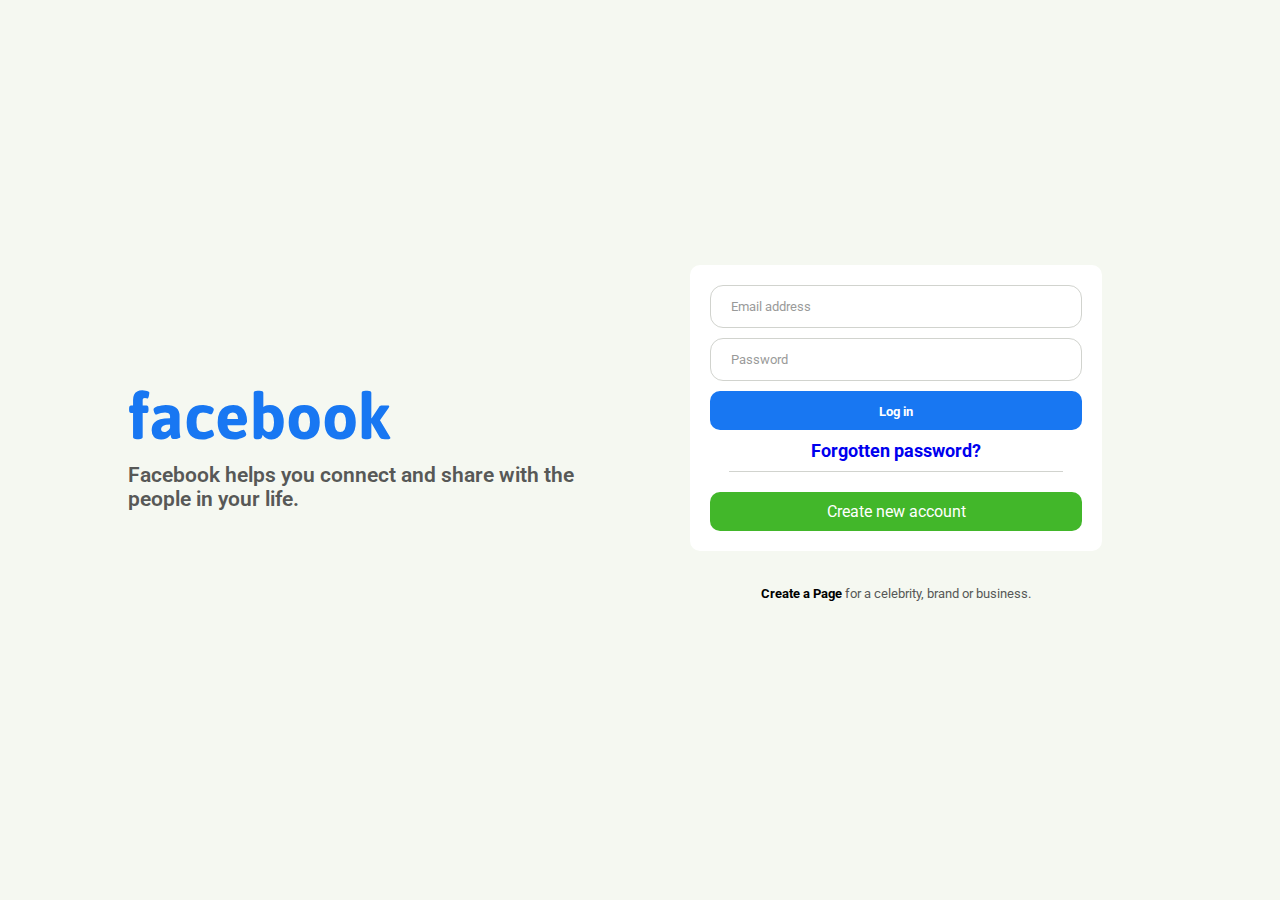
<file: index.html>
<!DOCTYPE html>
<html>
  <head>
    <meta charset="UTF-8" />
    <meta name="viewport" content="width=device-width, initial-scale=1.0" />
    <link rel="stylesheet" href="css/style.css" />
    <link
      rel="stylesheet"
      href="https://cdn.jsdelivr.net/npm/bootstrap-icons@1.10.5/font/bootstrap-icons.css"
    />
    <link
      href="https://fonts.googleapis.com/css2?family=Roboto:wght@300&display=swap"
      rel="stylesheet"
    />
    <link
      href="https://fonts.googleapis.com/css2?family=Prompt:wght@900&family=Roboto:ital,wght@0,300;1,900&display=swap"
      rel="stylesheet"
    />
    <link
      href="https://fonts.googleapis.com/css2?family=Asap:wght@900&family=Prompt:wght@900&family=Roboto:ital,wght@0,300;1,900&display=swap"
      rel="stylesheet"
    />
    <title>Facebook</title>
    <link rel="icon" href="images/fb-icon.png" />
  </head>
  <body>
    <section id="login-page">
      <div class="container">
        <div class="login-row">
          <div class="login-col-left">
            <div class="login-card-left">
              <h1>facebook</h1>
              <h2>
                Facebook helps you connect and share with the people in your
                life.
              </h2>
            </div>
          </div>

          <div class="login-col-right">
            <div class="login-card-right">
              <div class="login-input">
                <input
                  type="email"
                  placeholder="Email address"
                  id="logname"
                  required
                />
              </div>
              <div class="login-input">
                <input
                  type="password"
                  placeholder="Password"
                  id="logpass"
                  required
                />
              </div>
              <div class="login-button" id="logbtn" style="cursor: pointer">
                <a href="#" class="log-button">Log in</a>
              </div>
              <div class="name-message">
                <p>Incorrect name or password!</p>
              </div>
              <div class="login-pass">
                <a href="#">Forgotten password?</a>
              </div>

              <a href="signup.html" class="log-new">
                <div class="login-new">Create new account</div></a
              >
            </div>
            <div class="login-bottom">
              <h5>
                Create a Page <span>for a celebrity, brand or business.</span>
              </h5>
            </div>
          </div>
        </div>
      </div>
    </section>
    <script>
      var logBtn = document.getElementById("logbtn");
      console.log(logBtn);
      logBtn.addEventListener("click", function (e) {
        e.preventDefault();
        console.log("Martin");
        var loginName = document.getElementById("logname");
        var valueLoginName = loginName.value;

        var loginPass = document.getElementById("logpass");
        var valueLoginpass = loginPass.value;

        var nameCheck = localStorage.getItem("Name");
        var passCheck = localStorage.getItem("Password");

        if (valueLoginName === nameCheck && valueLoginpass === passCheck) {
          location.href = "home.html";
        } else {
          logBtn.nextElementSibling.classList.add("view");
        }
      });
    </script>
  </body>
</html>
</file>
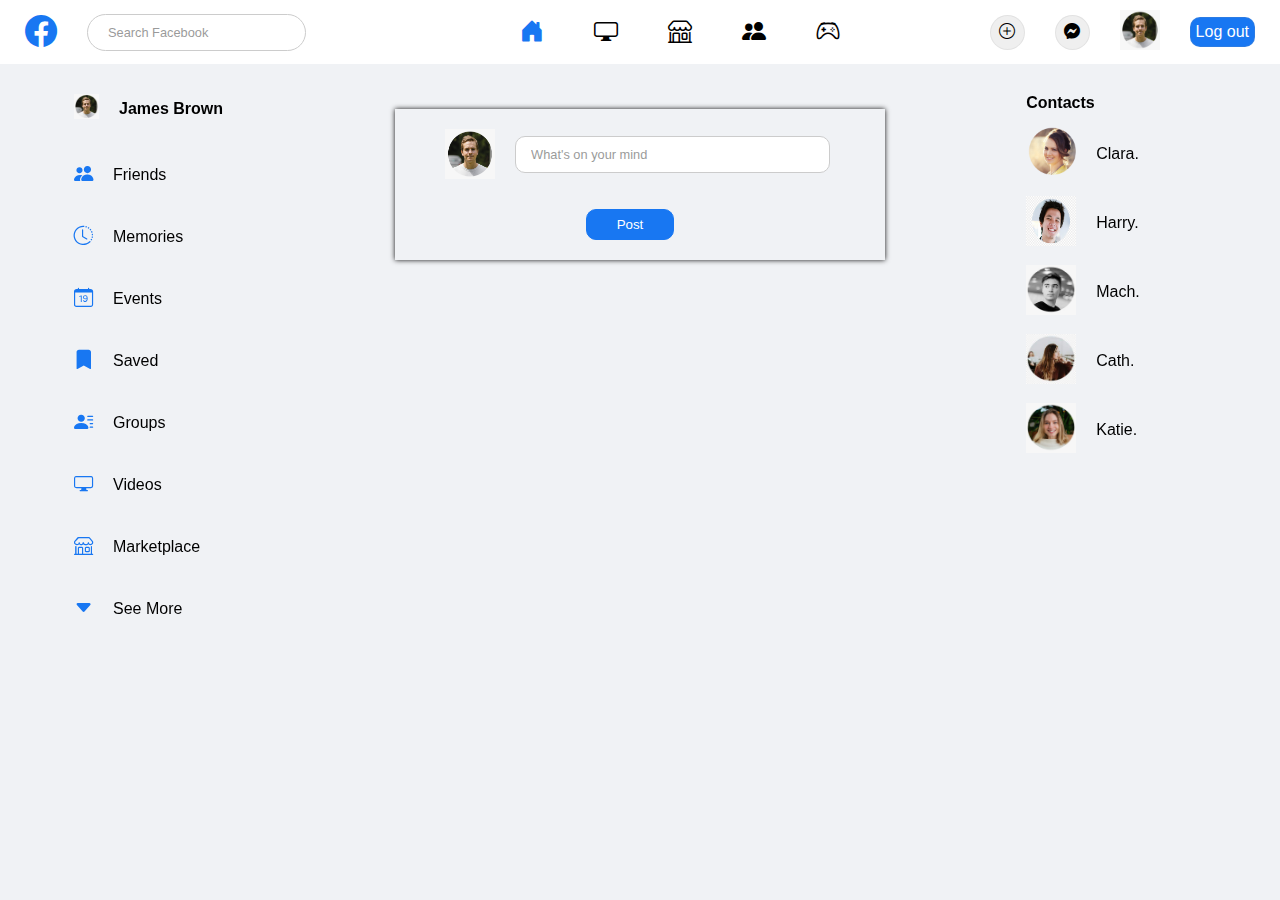
<file: home.html>
<!DOCTYPE html>
<html lang="en">
  <head>
    <meta charset="UTF-8" />
    <meta name="viewport" content="width=device-width, initial-scale=1.0" />
    <title>Home</title>
    <link rel="stylesheet" href="css/style.css" />
    <link
      rel="stylesheet"
      href="https://cdn.jsdelivr.net/npm/bootstrap-icons@1.10.5/font/bootstrap-icons.css"
    />
    <link
      href="https://fonts.googleapis.com/css2?family=Red+Hat+Display&display=swap"
      rel="stylesheet"
    />
    <link rel="icon" href="images/fb-icon.png" />
  </head>
  <body style="background-color: #f0f2f5">
    <nav>
      <div class="home-left">
        <div class="logo">
          <i class="bi bi-facebook"></i>
        </div>
        <div class="nav-input">
          <input type="text" placeholder="Search Facebook" />
        </div>
        <div class="nav-input-icon home-right-icon">
          <i class="bi bi-search"></i>
        </div>
      </div>

      <div class="home-cent high">
        <div class="home-icon menu-icon">
          <i class="bi bi-list"></i>
        </div>
        <div class="home-icon ivv lap-icon">
          <i class="bi bi-house-door-fill"></i>
        </div>
        <div class="home-icon lap-icon">
          <i class="bi bi-display"></i>
        </div>
        <div class="home-icon lap-icon">
          <i class="bi bi-shop"></i>
        </div>
        <div class="home-icon lap-icon">
          <i class="bi bi-people-fill"></i>
        </div>
        <div class="home-icon lap-icon">
          <i class="bi bi-controller"></i>
        </div>
      </div>

      <div class="home-right">
        <div class="home-right-icon">
          <i class="bi bi-plus-circle"></i>
        </div>
        <div class="home-right-icon">
          <i class="bi bi-messenger"></i>
        </div>

        <div class="profile">
          <img src="images/profile.png" alt="profile" />
        </div>
        <div class="home-right-icon lo">
          <a href="index.html">Log out</a>
        </div>
      </div>
    </nav>

    <section id="fb-post">
      <div class="post-container">
        <div class="post-row">
          <div class="post-left">
            <div class="left-tot">
              <div class="left-icon-post">
                <img
                  src="images/profile.png"
                  alt="profile"
                  class="profile-left"
                />
              </div>
              <div class="left-detail-post"><b>James Brown</b></div>
            </div>
            <div class="left-tot">
              <div class="left-icon-post">
                <i class="bi bi-people-fill"></i>
              </div>
              <div class="left-detail-post">Friends</div>
            </div>
            <div class="left-tot">
              <div class="left-icon-post">
                <i class="bi bi-clock-history"></i>
              </div>
              <div class="left-detail-post">Memories</div>
            </div>
            <div class="left-tot">
              <div class="left-icon-post">
                <i class="bi bi-calendar-date"></i>
              </div>
              <div class="left-detail-post">Events</div>
            </div>
            <div class="left-tot">
              <div class="left-icon-post">
                <i class="bi bi-bookmark-fill"></i>
              </div>
              <div class="left-detail-post">Saved</div>
            </div>
            <div class="left-tot">
              <div class="left-icon-post">
                <i class="bi bi-person-lines-fill"></i>
              </div>
              <div class="left-detail-post">Groups</div>
            </div>
            <div class="left-tot">
              <div class="left-icon-post"><i class="bi bi-display"></i></div>
              <div class="left-detail-post">Videos</div>
            </div>
            <div class="left-tot">
              <div class="left-icon-post"><i class="bi bi-shop"></i></div>
              <div class="left-detail-post">Marketplace</div>
            </div>
            <div class="left-tot">
              <div class="left-icon-post">
                <i class="bi bi-caret-down-fill"></i>
              </div>
              <div class="left-detail-post">See More</div>
            </div>
          </div>
          <div class="post-middle">
            <div class="post-box">
              <div class="create-post">
                <div class="post-img">
                  <img src="images/profile.png" alt="profile" />
                </div>
                <div class="post-input">
                  <input
                    type="text"
                    placeholder="What's on your mind"
                    id="postInp"
                  />
                </div>
              </div>

              <div class="post-button">
                <button type="button" id="postBtn">Post</button>
              </div>
              <p
                id="mess"
                class="mess-1"
                style="
                  color: rgb(228, 1, 1);
                  text-align: center;
                  margin-top: 10px;
                "
              >
                Nothing to post
              </p>
            </div>

            <div class="post-det">
              <div class="post-card" id="post"></div>
            </div>
          </div>
          <div class="post-right">
            <div class="contacts">
              <div class="contacts-fb">
                <div class="contacts-icon"><b>Contacts</b></div>
                <div class="contact-name"></div>
              </div>

              <div class="contacts-fb">
                <div class="contacts-icon">
                  <img src="images/contact-1.png" alt="contact" />
                </div>
                <div class="contact-name">Clara.</div>
              </div>

              <div class="contacts-fb">
                <div class="contacts-icon">
                  <img src="images/contact-2.png" alt="contact" />
                </div>
                <div class="contact-name">Harry.</div>
              </div>

              <div class="contacts-fb">
                <div class="contacts-icon">
                  <img src="images/contact-3.jpeg" alt="contact" />
                </div>
                <div class="contact-name">Mach.</div>
              </div>

              <div class="contacts-fb">
                <div class="contacts-icon">
                  <img src="images/contact-4.jpeg" alt="contact" />
                </div>
                <div class="contact-name">Cath.</div>
              </div>

              <div class="contacts-fb">
                <div class="contacts-icon">
                  <img src="images/contact-5.png" alt="contact" />
                </div>
                <div class="contact-name">Katie.</div>
              </div>
            </div>
          </div>
        </div>
      </div>
    </section>
    <script>
      var post = document.getElementById("post");
      var postInp = document.getElementById("postInp");
      var postBtn = document.getElementById("postBtn");
      var err = document.getElementById("mess");

      postBtn.addEventListener("click", function () {
        var postValue = postInp.value;
        if (postValue == "") {
          err.classList.remove("mess-1");
          err.classList.add("view");
        } else {
          err.classList.remove("view");
          err.classList.add("mess-1");
          var dat = new Date();
          var strDate = dat.toLocaleString();
          var element = document.createElement("div");
          post.appendChild(element);
          element.classList.add("post-b");

          var eleme = document.createElement("div");
          element.appendChild(eleme);
          eleme.classList.add("post-profile");
          var profilephoto = document.createElement("img");
          eleme.appendChild(profilephoto);
          profilephoto.setAttribute("src", "images/profile.png");
          profilephoto.classList.add("profile-post");
          var elem = document.createElement("div");
          eleme.appendChild(elem);
          elem.innerHTML = "James Brown.";
          var time = document.createElement("div");
          elem.appendChild(time);
          time.innerHTML = strDate;
          time.classList.add("prof-date");
          elem.classList.add("prof-name");
          var ele = document.createElement("div");
          element.appendChild(ele);
          ele.innerHTML = postValue;
          ele.classList.add("mrgn");
          var done = document.createElement("button");
          element.appendChild(done);
          done.innerHTML = "Save Changes";
          done.classList.add("done");
          done.style.visibility = "hidden";
          var pic = document.createElement("div");
          element.appendChild(pic);
          var photo = document.createElement("img");
          pic.appendChild(photo);
          photo.setAttribute("src", "images/fbpost.jpg");
          photo.classList.add("post-pic");
          postInp.value = "";
          var last = document.createElement("div");
          element.appendChild(last);
          last.classList.add("like-flex");
          var btn1 = document.createElement("button");
          var btn2 = document.createElement("button");
          var btn3 = document.createElement("button");
          last.appendChild(btn1);
          btn1.innerHTML = "Like";
          btn1.setAttribute("id", "likeBtn");
          last.appendChild(btn2);
          btn2.innerHTML = "Edit";
          last.appendChild(btn3);
          btn3.innerHTML = "Delete";
          btn1.classList.add("like-btn");
          btn2.classList.add("edit-btn");
          btn3.classList.add("delete-btn");
          btn1.addEventListener("click", function () {
            btn1.classList.toggle("col-like");
          });
          btn3.addEventListener("click", function () {
            element.remove();
          });
          btn2.addEventListener("click", function () {
            ele.contentEditable = true;
            ele.style.backgroundColor = "#bebebe";
            done.style.visibility = "visible";
          });
          done.addEventListener("click", function () {
            ele.contentEditable = false;
            ele.style.backgroundColor = "#fff";
            done.style.visibility = "hidden";
          });
        }
      });
    </script>
  </body>
</html>
</file>
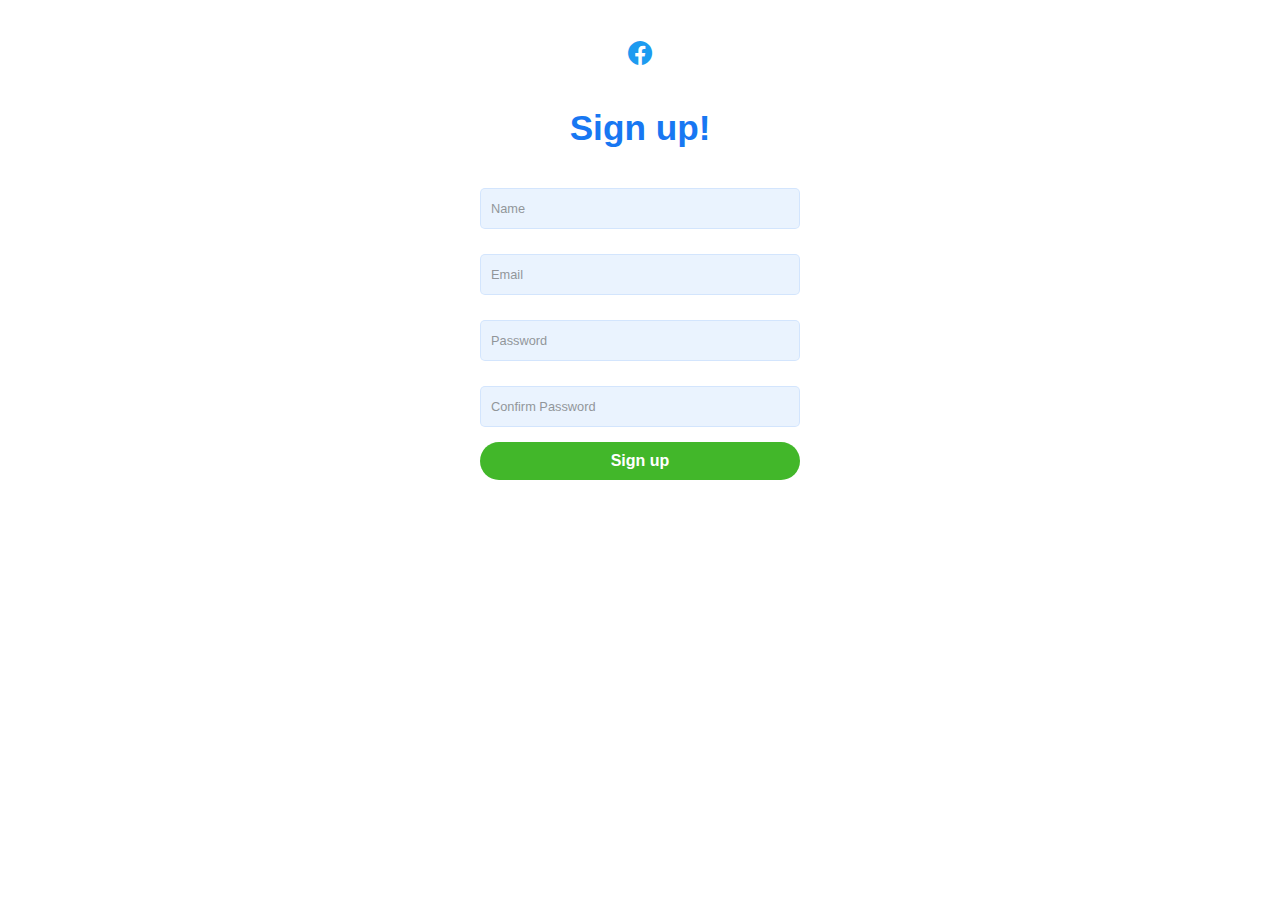
<file: signup.html>
<!DOCTYPE html>
<html>
  <head>
    <meta charset="UTF-8" />
    <meta name="viewport" content="width=device-width, initial-scale=1.0" />
    <link
      rel="stylesheet"
      href="https://cdnjs.cloudflare.com/ajax/libs/font-awesome/4.7.0/css/font-awesome.min.css"
    />
    <link rel="stylesheet" href="css/style.css" />
    <link
      rel="stylesheet"
      href="https://cdn.jsdelivr.net/npm/bootstrap-icons@1.10.5/font/bootstrap-icons.css"
    />
    <link
      href="https://fonts.googleapis.com/css2?family=Red+Hat+Display&display=swap"
      rel="stylesheet"
    />
    <title>Sign up</title>
    <link rel="icon" href="images/fb-icon.png" />
  </head>

  <body>
    <section id="fb-login">
      <div class="sign-container">
        <div class="header">
          <div class="header-icon2">
            <i class="bi bi-facebook"></i>
          </div>
        </div>
        <div class="card">
          <div class="heading">
            <h1>Sign up!</h1>
          </div>

          <div class="input-box">
            <input type="text" placeholder="Name" class="inputs" required />
          </div>
          <div class="name-message">
            <p>Please enter your name!</p>
          </div>

          <div class="input-box">
            <input
              type="email"
              placeholder="Email"
              class="inputs"
              required
              id="myname"
            />
          </div>
          <div class="name-message">
            <p>Please enter your email!</p>
          </div>

          <div class="input-box">
            <input
              type="password"
              placeholder="Password"
              id="pass"
              class="inputs"
              required
            />
          </div>
          <div class="name-message">
            <p>Please enter your password!</p>
          </div>
          <div class="pass-message">
            <p>Empty space not allowed in password!</p>
          </div>
          <div class="pass-message">
            <p>Password minimum length must be 8!</p>
          </div>

          <div class="input-box">
            <input
              type="password"
              placeholder="Confirm Password"
              id="cpass"
              class="inputs"
              required
            />
          </div>
          <div class="name-message">
            <p>Please enter your password!</p>
          </div>
          <div class="pass-message">
            <p>Password does not match!</p>
          </div>

          <a href="#" class="next-but"
            ><div class="next-button" id="btn">Sign up</div></a
          >
          <div class="pass-message">
            <p style="color: rgb(9, 228, 9)">Signup Completed!</p>
          </div>

          <a href="index.html" class="last" id="logs">
            <div class="next-button" id="log">Go to login</div>
          </a>
        </div>
      </div>
    </section>

    <script src="js/main.js"></script>
  </body>
</html>
</file>
<file: css/style.css>
* {
  padding: 0;
  margin: 0;
  box-sizing: border-box;
  font-family: "Roboto", sans-serif;
}
@media (min-width: 320px) {
  .container {
    width: 95%;
    margin: auto;
  }
  .login-col-left {
    width: 30%;
  }
  .home-cent,
  .home-right,
  .home-left {
    gap: 20px;
  }
  .lo a {
    font-size: 10px;
  }
  .lo {
    padding: 3px;
  }
  .home-right-icon {
    width: 30px;
    height: 30px;
  }
  .menu-icon {
    display: block;
  }
  .nav-input-icon {
    visibility: visible;
  }
  .login-col-right {
    width: 70%;
    padding: 15px;
  }
  .login-card-left h1 {
    font-size: 1.5rem;
  }
  .login-card-left h2 {
    font-size: 0.8rem;
  }
  .login-row {
    height: 60vh;
  }
  .login-card-right {
    padding: 13px;
  }
  .login-button a,
  .login-new a,
  ::placeholder {
    font-size: 0.8rem;
  }
  .card {
    width: 85%;
    margin: auto;
  }

  .sign-container {
    width: 90%;
    margin: auto;
  }

  .heading {
    font-size: 0.9rem;
  }
  .lap-icon,
  .nav-input {
    display: none;
  }
  nav {
    padding: 10px 15px;
  }
  .post-left {
    display: none;
  }
  .post-middle {
    width: 100%;
  }
  .post-right {
    display: none;
  }
  .post-box,
  .post-det {
    width: 90%;
  }
}
@media (min-width: 620px) {
  .container {
    width: 90%;
    margin: auto;
  }
  .login-col-left {
    width: 50%;
  }
  .lo a {
    font-size: 13px;
  }
  .lo {
    padding: 4px;
  }
  nav {
    padding: 10px 20px;
  }
  .login-col-right {
    width: 50%;
    padding: 25px;
  }
  .home-cent,
  .home-right,
  .home-left {
    gap: 25px;
  }
  .login-card-left h2 {
    font-size: 1rem;
  }
  .login-card-left h1 {
    font-size: 2rem;
  }
  .login-row {
    height: 70vh;
  }
  .login-card-right {
    padding: 15px;
  }
  .login-button a,
  .login-new a,
  ::placeholder {
    font-size: 0.9rem;
  }

  .card {
    width: 50%;
    margin: auto;
  }

  .sign-container {
    background-color: #ffff;
    width: 70%;
    margin: auto;
    border-radius: 10px;
    height: 700px;
    margin-top: 20%;
  }

  .heading {
    font-size: 1rem;
  }
  .post-box,
  .post-det {
    width: 80%;
  }
}
@media (min-width: 960px) {
  .container {
    width: 80%;
    margin: auto;
  }
  .home-right-icon {
    width: 35px;
    height: 35px;
  }
  .post-box,
  .post-det {
    width: 70%;
  }
  .lo a {
    font-size: 16px;
  }
  .lo {
    padding: 5px;
  }
  .login-card-left h2 {
    font-size: 1.3rem;
  }
  .home-cent,
  .home-right,
  .home-left {
    gap: 30px;
  }
  .post-left {
    width: 20%;
    display: block;
  }
  .post-middle {
    width: 60%;
    padding: 15px;
    margin: auto;
  }
  .post-right {
    width: 20%;
    display: block;
    padding: 15px;
  }
  nav {
    padding: 10px 25px;
  }
  .menu-icon {
    display: none;
  }
  .nav-input-icon {
    visibility: hidden;
  }
  .lap-icon,
  .nav-input {
    display: block;
  }
  .login-card-left h1 {
    font-size: 4rem;
  }
  .login-col-left {
    width: 50%;
  }
  .login-col-right {
    width: 50%;
    padding: 50px;
  }
  .login-row {
    height: 100vh;
  }
  .login-card-right {
    padding: 20px;
  }
  .login-button a,
  .login-new a,
  ::placeholder {
    font-size: 0.8rem;
  }
  .card {
    width: 50%;
    margin: auto;
  }

  .sign-container {
    background-color: #ffff;
    width: 50%;
    margin: auto;
    border-radius: 10px;
    height: 700px;
    margin-top: 30px;
  }

  .heading {
    font-size: 1.1rem;
  }
}
#login-page {
  background-color: #f5f8f1;
}

a {
  text-decoration: none;
}
.login-card-left h1 {
  color: #1877f2;

  font-weight: bolder;
  font-family: "Asap", sans-serif;
}
.login-card-left h2 {
  padding: 10px 0;
  font-weight: 600;
  color: #575857;
}
.login-row {
  display: flex;

  justify-content: center;
  align-items: center;
}

.login-button {
  background-color: #1877f2;
  text-align: center;
  padding: 10px;
  border-radius: 10px;
}
.log-button {
  color: #ffff;
  font-weight: 700;
}
.login-pass {
  font-size: 2vmin;
  text-align: center;
  padding: 10px 0;
}
.login-pass a {
  font-weight: 700;
}
.login-new {
  background-color: #42b72a;

  margin: auto;
  padding: 10px;
  text-align: center;
  margin-top: 10px;
  border-radius: 10px;
}

.log-new {
  color: #ffff;
}
.login-input {
  padding-bottom: 10px;
}
.login-input input {
  width: 100%;
  padding: 13px 20px;
  border-radius: 13px;
  border: 1px solid #d1d3ce;
}

.login-card-right {
  background-color: #ffff;
  border-radius: 10px;
}

.login-pass::after {
  content: "";
  width: 90%;
  margin: auto;
  height: 1px;
  background-color: #d1d3ce;
  display: block;
  margin-top: 10px;
}

.login-bottom {
  text-align: center;
  padding-top: 15px;
}
.login-bottom span {
  font-weight: 400;
  color: #575857;
}
::placeholder {
  color: #575857;
}
/*signup*/
.header {
  display: flex;
  width: 90%;
  margin: auto;
  padding-top: 10px;
}

.header-icon2 {
  margin: auto;
  font-size: 1.5rem;
  color: rgb(29, 155, 240);
  padding-bottom: 20px;
}

a {
  text-decoration: none;
}

.heading {
  padding: 20px 0 15px 0;
  color: #1877f2;
  text-align: center;
}

.signin-google {
  display: flex;
  gap: 10px;
  padding: 10px 25px;
  border: 1px solid #bebebe;
  text-align: center;
  color: #484848;
  border-radius: 20px;
  justify-content: center;
}

.signin-apple {
  display: flex;
  gap: 10px;
  padding: 10px 25px;
  border: 1px solid #bebebe;
  text-align: center;
  color: #484848;
  border-radius: 20px;
  justify-content: center;
  margin-top: 20px;
  font-weight: 800;
}

.login-or {
  text-align: center;
  position: relative;
  padding: 15px 0;
}

.login-or p::after {
  content: "";
  display: block;
  width: 45%;
  height: 1px;
  color: #bebebe;
  background-color: #bebebe;
  position: absolute;
  top: 49%;
  left: 2%;
}

.login-or p::before {
  content: "";
  display: block;
  width: 45%;
  height: 1px;
  color: #bebebe;
  background-color: #bebebe;
  position: absolute;
  top: 49%;
  right: 2%;
}

.input-box input {
  width: 100%;
  padding: 12px 10px;
  border-radius: 5px;
  border: 1px solid #1876f21c;
  background-color: #1876f217;
}
::placeholder {
  opacity: 0.6;
}
.input-box-login input {
  width: 100%;
  padding: 12px 10px;
  border-radius: 5px;
  border: 1px solid #bebebe;
}

.name-message {
  color: rgb(252, 21, 21);
  display: none;
}

.pass-message {
  color: rgb(252, 21, 21);
  display: none;
}
.last {
  display: none;
}
.view {
  display: block;
}

.input-box,
.input-box-login {
  margin-top: 25px;
}

.next-button {
  padding: 10px 0;
  background-color: #42b72a;
  border-radius: 20px;
  text-align: center;
  margin-top: 15px;
}
#log {
  background-color: #1877f2;
  color: #f5f8f1;
}
.next-but {
  color: #ffff;
  font-weight: 600;
}

.forgot-button {
  padding: 10px 0;
  border-radius: 20px;
  border: 1px solid #bebebe;
  text-align: center;
  margin-top: 15px;
}

.forgot-button a {
  color: #484848;
  font-weight: 600;
}

.login-bottom {
  display: flex;
  gap: 10px;
  justify-content: center;
  padding: 35px 0;
}

.login-bottom a {
  color: rgb(29, 155, 240);
  font-weight: 600;
}
nav {
  display: flex;
  justify-content: space-between;
  align-items: center;
  background-color: #ffff;
}
.home-cent,
.home-right,
.home-left {
  display: flex;
  align-items: center;
}
.home-icon {
  font-size: 1.5rem;
}
.logo {
  font-size: 2rem;
}
.home-right-icon {
  border-radius: 50%;
  border: 1px solid #9c9c9c28;
  background-color: #9c9c9c28;
  display: flex;
  justify-content: center;
  align-items: center;
}
.ivv,
.logo {
  color: #1877f2;
}
.nav-input input {
  padding: 10px 20px;
  border-radius: 20px;
  border: 1px solid #ccc;
}
.post-container {
  width: 95%;
  margin: auto;
}
.post-row {
  display: flex;
}
.left-tot {
  display: flex;
  gap: 20px;
  align-items: center;
  padding: 10px;
  margin: 20px 0;
  font-weight: 500;
  border-radius: 10px;
}
.left-tot:hover {
  background-color: #aeb4bd;
  transition-duration: 0.3s;
  cursor: pointer;
}
.left-icon-post {
  color: #1877f2;
  font-size: 1.2rem;
}
.create-post {
  display: flex;
  gap: 20px;
  align-items: center;
}
.create-post img {
  width: 50px;
  height: 50px;
}
.post-img {
  width: 20%;
  display: flex;
  justify-content: flex-end;
}
.post-input {
  width: 70%;
}
.post-input input {
  padding: 10px 15px;
  border-radius: 10px;
  border: 1px solid #ccc;
  width: 100%;
}
.post-middle {
  margin-top: 30px;
}
.post-box {
  box-shadow: 0 0 5px #111;
  padding: 20px 30px 20px 10px;

  margin: auto;
}
.mess-1 {
  display: none;
}
.post-button {
  padding-top: 30px;
  display: flex;
  justify-content: center;
}
.post-button button {
  padding: 7px 30px;
  border-radius: 10px;
  background-color: #1877f2;
  color: #fff;
  border: 1px solid #1877f2;
  cursor: pointer;
}
.contacts-fb {
  display: flex;
  gap: 20px;
  align-items: center;
  margin-top: 15px;
}
.contacts-icon img {
  width: 50px;
  height: 50px;
}
.high {
  gap: 50px;
}
.profile img {
  width: 40px;
  height: 40px;
}
.post-pic {
  max-width: 100%;
  margin-top: 5px;
}
.post-det {
  margin: auto;
  margin-top: 20px;
}
.prof-name {
  font-weight: bold;
  font-size: 18px;
}
.post-profile {
  display: flex;
  gap: 10px;
  align-items: center;
  margin: 10px 0 10px 0;
}
.profile-post {
  width: 50px;
  height: 50px;
}
.post-b {
  background-color: #fff;
  padding: 10px;
  margin-top: 20px;
}
.prof-date {
  font-size: 14px;
  font-weight: 300;
}
.mrgn {
  padding: 10px 5px;
  margin-bottom: 5px;
}
.like-flex {
  display: flex;
}
.like-btn,
.edit-btn,
.delete-btn {
  width: 33.33%;
  padding: 6px 0;
  background-color: #fff;
  border: 1px solid #bebebe;
  cursor: pointer;
}
.col-like {
  background-color: #1877f2;
  color: #fff;
}
.done {
  background-color: #1877f2;
  color: #fff;
  padding: 3px 10px;
  display: flex;
  justify-content: center;
  border: 1px solid #1877f2;
  border-radius: 10px;

  margin: auto;
}
.post-left {
  position: fixed;
  left: 5%;
}
.post-right {
  position: fixed;
  right: 1%;
}
nav {
  position: sticky;
  top: 0;

  z-index: 1000;
}
.profile-left {
  width: 25px;
  height: 25px;
}
.lo {
  width: auto;
  height: auto;
  border-radius: 10px;

  background-color: #1877f2;
}
.lo a {
  color: #fff;
}
</file>
